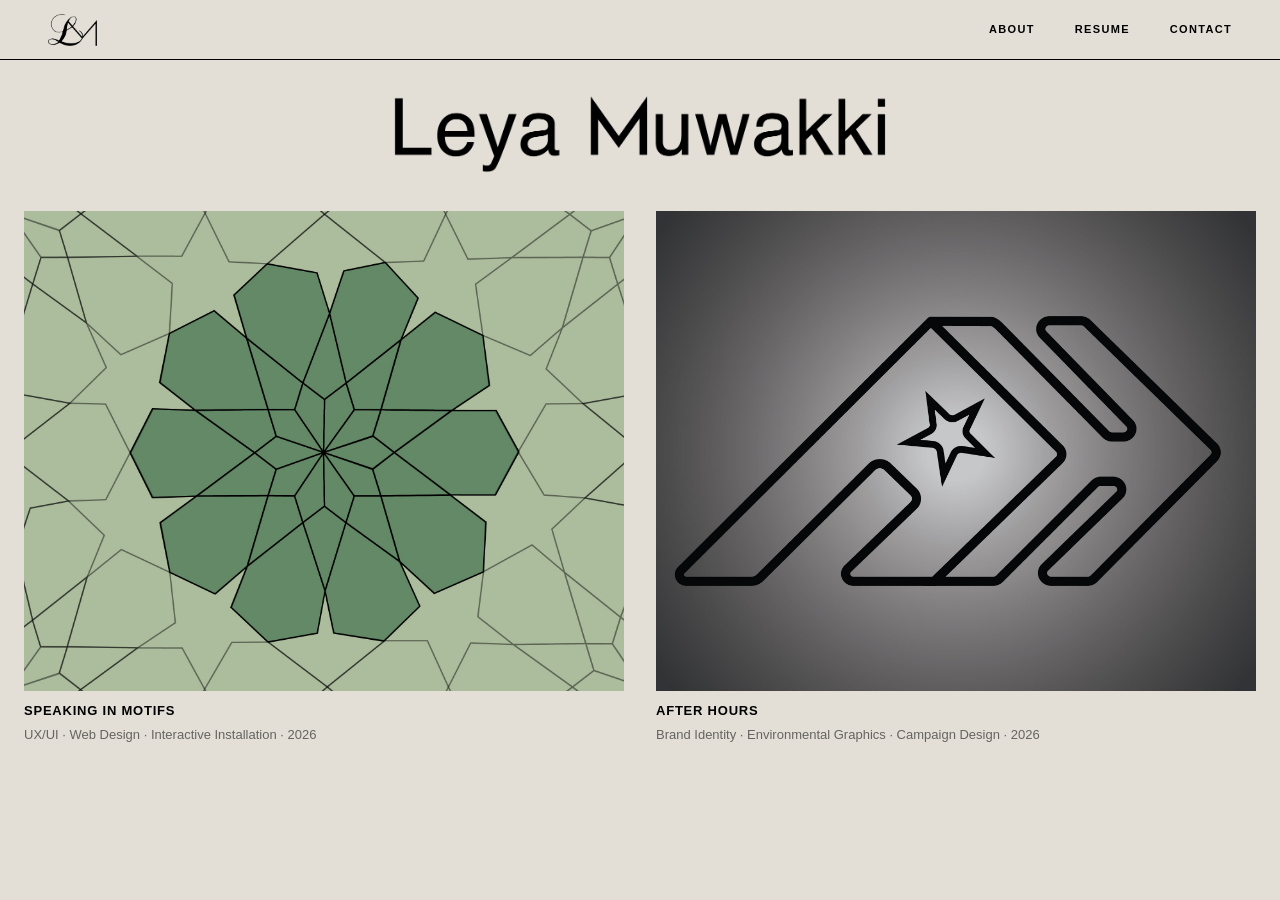
<file: index.html>
<!DOCTYPE html>
<html lang="en">
<head>
  <meta charset="UTF-8">
  <meta name="viewport" content="width=device-width, initial-scale=1.0">
  <title>Leya Muwakki</title>
  <link rel="icon" href="favicon.ico" type="image/x-icon">
  <link href="https://fonts.googleapis.com/css2?family=Lekton:ital,wght@0,400;0,700;1,400&family=Source+Code+Pro:ital,wght@0,200..900;1,200..900&display=swap" rel="stylesheet">
  <link rel="stylesheet" href="styles.css">
</head>
<body>
  <header>
    <div class="logo">
      <a href="index.html"><img src="logo.png" alt="Leya Muwakki"></a>
    </div>
    <nav>
      <a href="about.html">About</a>
      <a href="resume.html">Resume</a>
      <a href="contact.html">Contact</a>
    </nav>
  </header>

  <main>
    <div class="landing-container">
      <div class="landing-title">
        <img src="LOGOfullname.png" alt="Leya Muwakki">
      </div>
      <div class="projects-grid">

        <!-- HIDDEN — Stitched Stories (re-add card here to restore)
        <a class="project-card" href="stitched-stories.html">
          <div class="project-card-img">
            <img src="Stiched%20Stories/documentation_img/Screenshot%202025-03-05%20at%208.58.04%20AM.jpg" alt="Stitched Stories">
          </div>
          <div class="project-card-label">
            <h2>Stitched Stories</h2>
            <p>Website &middot; 2025</p>
          </div>
        </a>
        -->

        <!-- HIDDEN — Flyers (re-add card here to restore)
        <a class="project-card" href="flyers.html">
          <div class="project-card-img">
            <img src="Flyers/documentation_img/addcollage.jpg" alt="Flyers">
          </div>
          <div class="project-card-label">
            <h2>Flyers</h2>
            <p>Media Flyers &middot; 2024&ndash;2026</p>
          </div>
        </a>
        -->

        <a class="project-card" href="speaking-in-motifs.html">
          <div class="project-card-img">
            <img src="Speaking%20in%20Motifs/cover.jpg" alt="Speaking in Motifs">
          </div>
          <div class="project-card-label">
            <h2>Speaking in Motifs</h2>
            <p>UX/UI &middot; Web Design &middot; Interactive Installation &middot; 2026</p>
          </div>
        </a>

        <a class="project-card" href="after-hours.html">
          <div class="project-card-img">
            <img src="After%20Hours/ahcover.jpg" alt="After Hours">
          </div>
          <div class="project-card-label">
            <h2>After Hours</h2>
            <p>Brand Identity &middot; Environmental Graphics &middot; Campaign Design &middot; 2026</p>
          </div>
        </a>

      </div>
    </div>
  </main>

  <script src="script.js"></script>
</body>
</html>
</file>
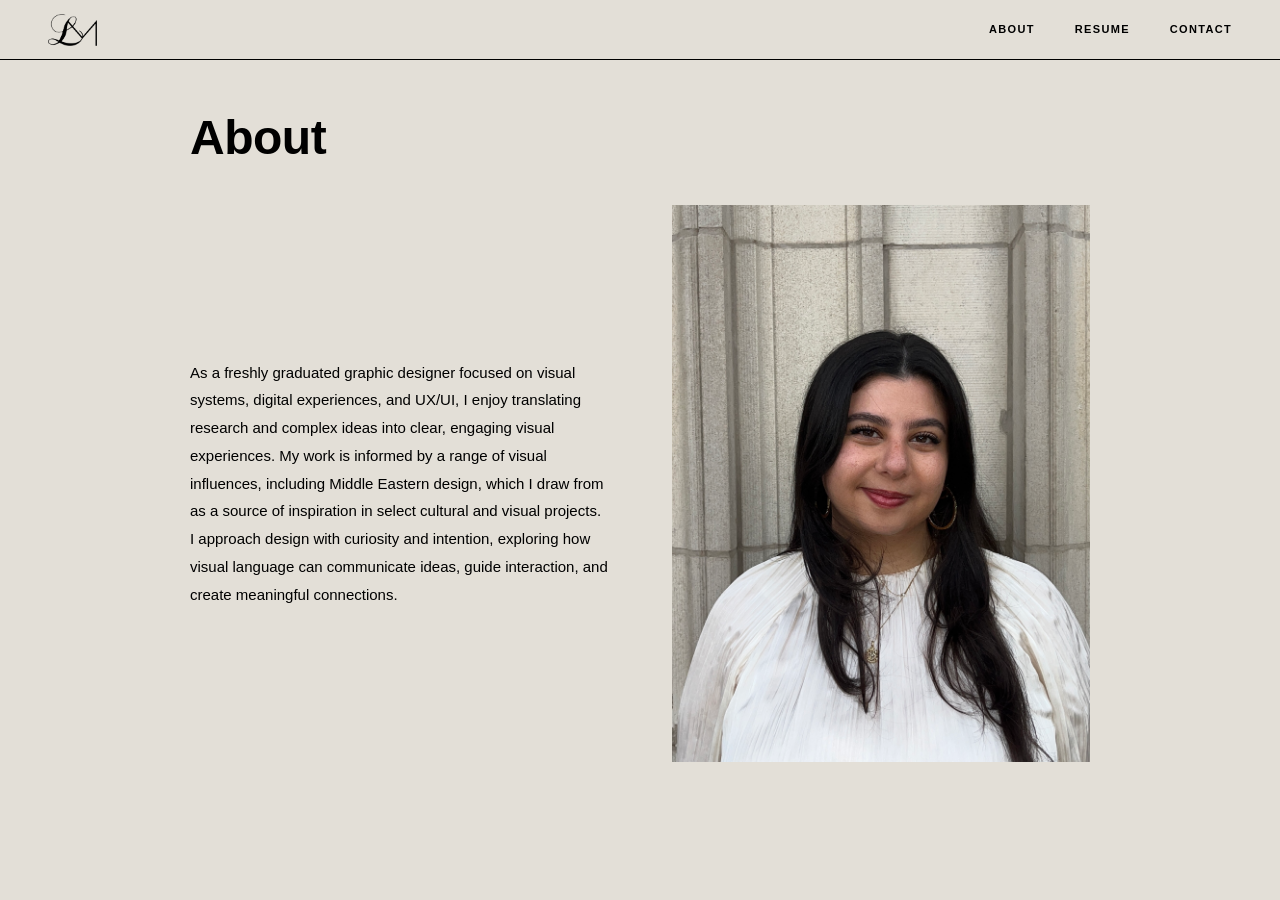
<file: about.html>
<!DOCTYPE html>
<html lang="en">
<head>
  <meta charset="UTF-8">
  <meta name="viewport" content="width=device-width, initial-scale=1.0">
  <title>About &mdash; Leya Muwakki</title>
  <link rel="icon" href="favicon.ico" type="image/x-icon">
  <link href="https://fonts.googleapis.com/css2?family=Lekton:ital,wght@0,400;0,700;1,400&family=Source+Code+Pro:ital,wght@0,200..900;1,200..900&display=swap" rel="stylesheet">
  <link rel="stylesheet" href="styles.css">
</head>
<body>
  <header>
    <div class="logo">
      <a href="index.html"><img src="logo.png" alt="Leya Muwakki"></a>
    </div>
    <nav>
      <a href="about.html">About</a>
      <a href="resume.html">Resume</a>
      <a href="contact.html">Contact</a>
    </nav>
  </header>

  <main>
    <div class="about-page">
      <h1>About</h1>
      <div class="about-body">
        <p>As a freshly graduated graphic designer focused on visual systems, digital experiences, and UX/UI, I enjoy translating research and complex ideas into clear, engaging visual experiences. My work is informed by a range of visual influences, including Middle Eastern design, which I draw from as a source of inspiration in select cultural and visual projects. I approach design with curiosity and intention, exploring how visual language can communicate ideas, guide interaction, and create meaningful connections.</p>
        <img class="about-headshot" src="headshot.JPG" alt="Leya Muwakki">
      </div>
    </div>
  </main>

  <script src="script.js"></script>
</body>
</html>
</file>
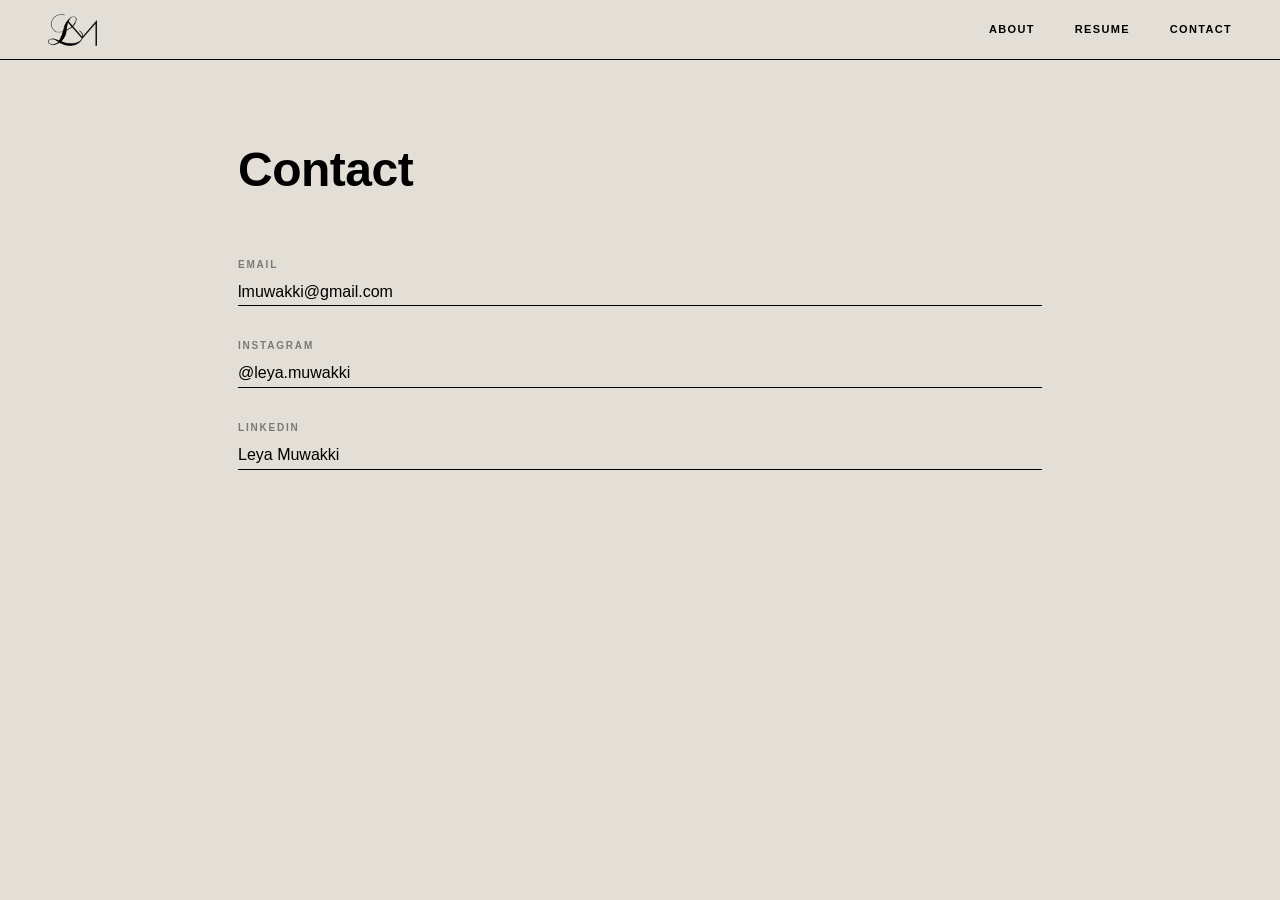
<file: contact.html>
<!DOCTYPE html>
<html lang="en">
<head>
  <meta charset="UTF-8">
  <meta name="viewport" content="width=device-width, initial-scale=1.0">
  <title>Contact &mdash; Leya Muwakki</title>
  <link rel="icon" href="favicon.ico" type="image/x-icon">
  <link href="https://fonts.googleapis.com/css2?family=Lekton:ital,wght@0,400;0,700;1,400&family=Source+Code+Pro:ital,wght@0,200..900;1,200..900&display=swap" rel="stylesheet">
  <link rel="stylesheet" href="styles.css">
</head>
<body>
  <header>
    <div class="logo">
      <a href="index.html"><img src="logo.png" alt="Leya Muwakki"></a>
    </div>
    <nav>
      <a href="about.html">About</a>
      <a href="resume.html">Resume</a>
      <a href="contact.html">Contact</a>
    </nav>
  </header>

  <main>
    <div class="simple-page">
      <h1>Contact</h1>
      <div class="contact-links">

        <div class="contact-link">
          <label>Email</label>
          <a href="mailto:lmuwakki@gmail.com">lmuwakki@gmail.com</a>
        </div>

        <div class="contact-link">
          <label>Instagram</label>
          <a href="https://www.instagram.com/leya.muwakki/" target="_blank" rel="noopener noreferrer">@leya.muwakki</a>
        </div>

        <div class="contact-link">
          <label>LinkedIn</label>
          <a href="http://www.linkedin.com/in/leya-muwakki" target="_blank" rel="noopener noreferrer">Leya Muwakki</a>
        </div>

      </div>
    </div>
  </main>

  <script src="script.js"></script>
</body>
</html>
</file>
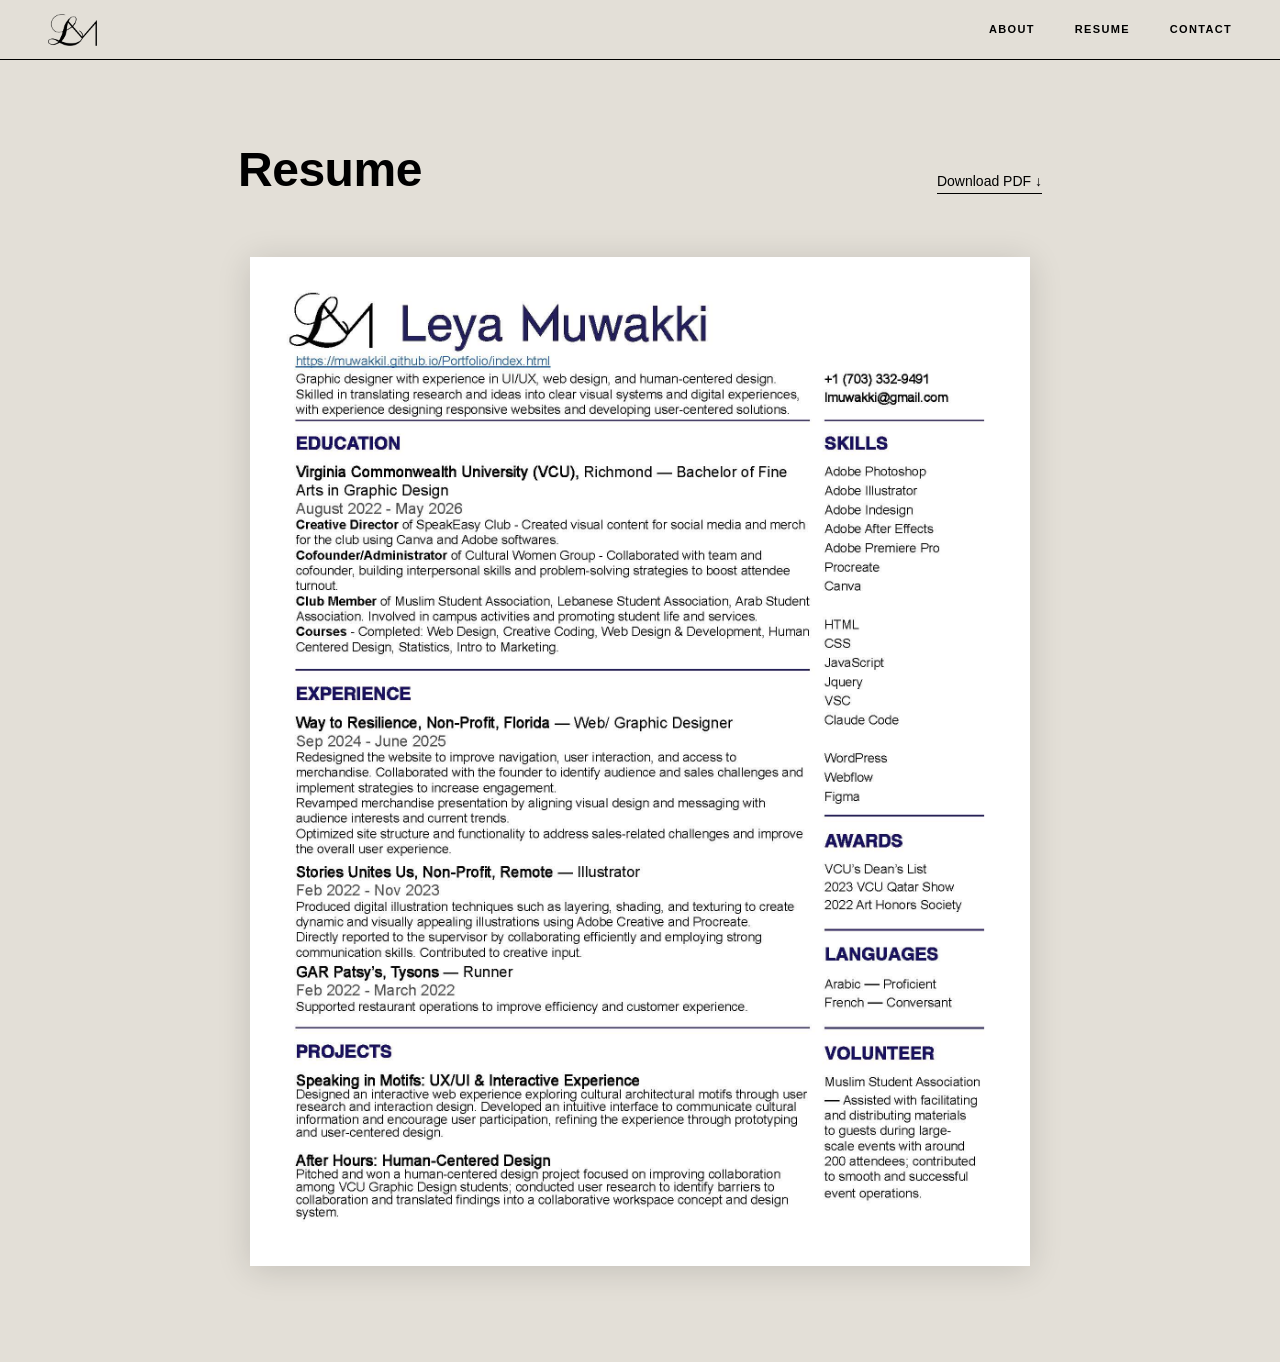
<file: resume.html>
<!DOCTYPE html>
<html lang="en">
<head>
  <meta charset="UTF-8">
  <meta name="viewport" content="width=device-width, initial-scale=1.0">
  <title>Resume &mdash; Leya Muwakki</title>
  <link rel="icon" href="favicon.ico" type="image/x-icon">
  <link href="https://fonts.googleapis.com/css2?family=Lekton:ital,wght@0,400;0,700;1,400&family=Source+Code+Pro:ital,wght@0,200..900;1,200..900&display=swap" rel="stylesheet">
  <link rel="stylesheet" href="styles.css">
</head>
<body>
  <header>
    <div class="logo">
      <a href="index.html"><img src="logo.png" alt="Leya Muwakki"></a>
    </div>
    <nav>
      <a href="about.html">About</a>
      <a href="resume.html">Resume</a>
      <a href="contact.html">Contact</a>
    </nav>
  </header>

  <main>
    <div class="resume-page">
      <div class="resume-header">
        <h1>Resume</h1>
        <a class="resume-download" href="Resume.Fall.26.pdf" download="Leya_Muwakki_Resume.pdf">Download PDF ↓</a>
      </div>
      <div class="resume-doc">
        <img src="Resume.Fall.26.jpg" alt="Leya Muwakki Resume">
      </div>
    </div>
  </main>

  <script src="script.js"></script>
</body>
</html>
</file>
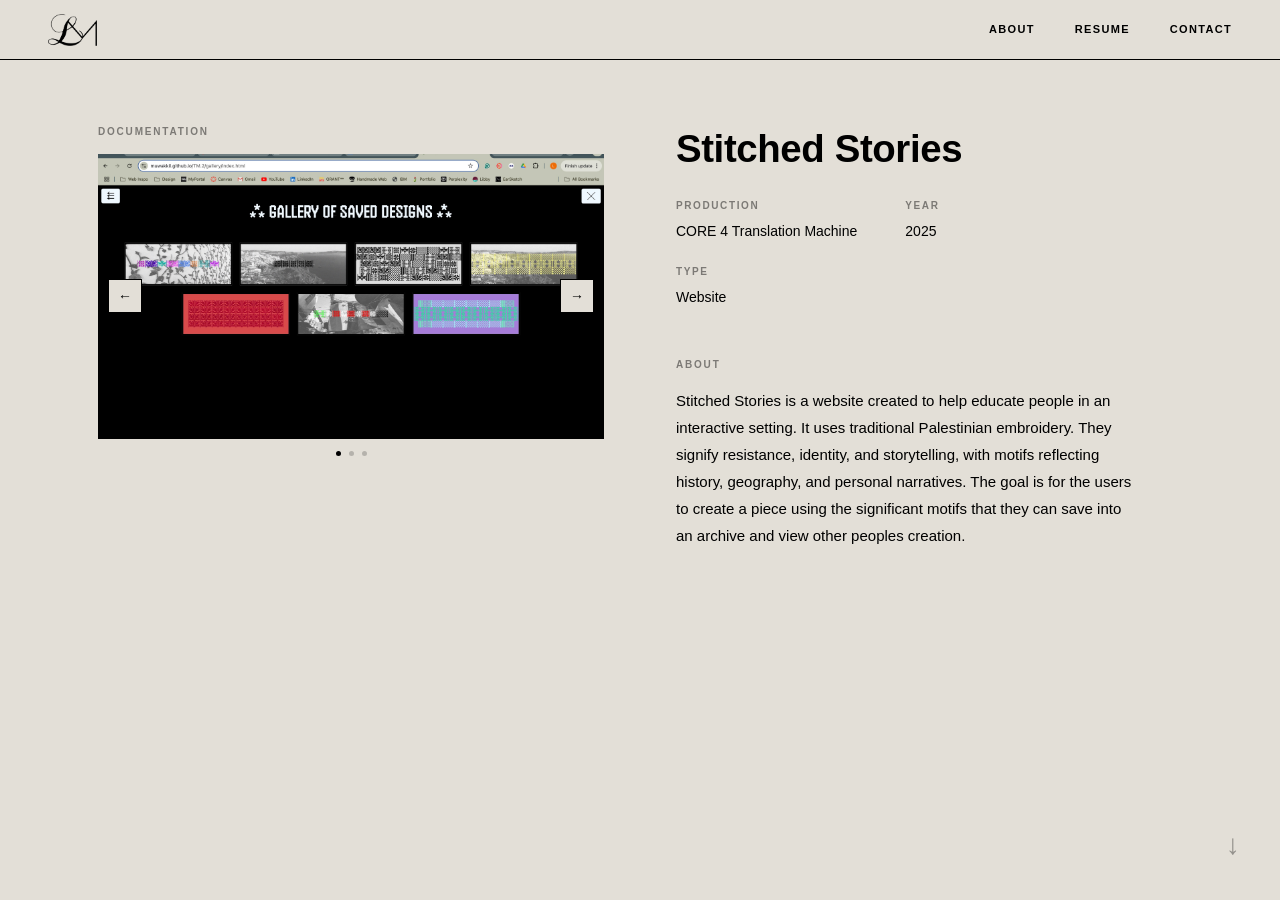
<file: stitched-stories.html>
<!DOCTYPE html>
<html lang="en">
<head>
  <meta charset="UTF-8">
  <meta name="viewport" content="width=device-width, initial-scale=1.0">
  <title>Stitched Stories &mdash; Leya Muwakki</title>
  <link rel="icon" href="favicon.ico" type="image/x-icon">
  <link href="https://fonts.googleapis.com/css2?family=Lekton:ital,wght@0,400;0,700;1,400&family=Source+Code+Pro:ital,wght@0,200..900;1,200..900&display=swap" rel="stylesheet">
  <link rel="stylesheet" href="styles.css">
</head>
<body>
  <header>
    <div class="logo">
      <a href="index.html"><img src="logo.png" alt="Leya Muwakki"></a>
    </div>
    <nav>
      <a href="about.html">About</a>
      <a href="resume.html">Resume</a>
      <a href="contact.html">Contact</a>
    </nav>
  </header>

  <main>
    <div class="project-page">

      <div class="project-left">
        <div class="carousel-section">
          <h3>Documentation</h3>
          <div class="carousel">
            <div class="carousel-track">
              <img src="Stiched%20Stories/documentation_img/Screenshot%202025-03-03%20at%209.57.30%20AM.jpg" alt="Documentation 1">
              <img src="Stiched%20Stories/documentation_img/Screenshot%202025-03-05%20at%208.58.04%20AM.jpg" alt="Documentation 2">
              <img src="Stiched%20Stories/documentation_img/Screenshot%202025-03-05%20at%209.05.51%20AM.jpg" alt="Documentation 3">
            </div>
            <button class="carousel-btn prev" aria-label="Previous">&#8592;</button>
            <button class="carousel-btn next" aria-label="Next">&#8594;</button>
          </div>
          <div class="carousel-dots"></div>
        </div>
      </div>

      <div class="project-right">
        <div class="project-meta">
          <h1>Stitched Stories</h1>
          <div class="meta-row">
            <div class="meta-item">
              <label>Production</label>
              <span>CORE 4 Translation Machine</span>
            </div>
            <div class="meta-item">
              <label>Year</label>
              <span>2025</span>
            </div>
          </div>
          <div class="meta-row">
            <div class="meta-item">
              <label>Type</label>
              <span>Website</span>
            </div>
          </div>
        </div>
        <div class="project-description">
          <h3>About</h3>
          <p>Stitched Stories is a website created to help educate people in an interactive setting. It uses traditional Palestinian embroidery. They signify resistance, identity, and storytelling, with motifs reflecting history, geography, and personal narratives. The goal is for the users to create a piece using the significant motifs that they can save into an archive and view other peoples creation.</p>
        </div>
      </div>

    </div>
  </main>

  <script src="script.js"></script>
</body>
</html>
</file>
<file: styles.css>
@import url('https://fonts.googleapis.com/css2?family=Lekton:ital,wght@0,400;0,700;1,400&family=Source+Code+Pro:ital,wght@0,200..900;1,200..900&display=swap');

*, *::before, *::after {
  box-sizing: border-box;
  margin: 0;
  padding: 0;
}

img {
  max-width: 100%;
  height: auto;
}

:root {
  --bg: #e3dfd7;
  --text: #000000;
  --header-height: 60px;
}

html {
  scroll-behavior: smooth;
  overflow-x: hidden;
}

body {
  background-color: var(--bg);
  color: var(--text);
  font-family: 'Helvetica Neue', Helvetica, Arial, sans-serif;
  font-size: 16px;
  line-height: 1.6;
  min-height: 100vh;
  opacity: 0;
  animation: fadeIn 0.5s ease forwards;
}

@keyframes fadeIn {
  to { opacity: 1; }
}

/* ─── HEADER ─── */

header {
  position: fixed;
  top: 0;
  left: 0;
  right: 0;
  height: var(--header-height);
  background-color: var(--bg);
  display: flex;
  align-items: center;
  justify-content: space-between;
  padding: 0 48px;
  z-index: 100;
  border-bottom: 1px solid var(--text);
}

.logo a {
  display: block;
  line-height: 0;
}

.logo img {
  height: 32px;
  width: auto;
  display: block;
  transition: transform 0.25s ease, filter 0.25s ease;
}

.logo a:hover img {
  transform: scale(1.12);
  filter: drop-shadow(0 0 6px rgba(0, 0, 0, 0.18));
}

nav {
  display: flex;
  gap: 40px;
  align-items: center;
}

nav a {
  font-family: 'Helvetica Neue', Helvetica, Arial, sans-serif;
  font-weight: 700;
  font-size: 11px;
  letter-spacing: 0.12em;
  text-transform: uppercase;
  color: var(--text);
  text-decoration: none;
  transition: opacity 0.2s ease;
  position: relative;
}

nav a::after {
  content: '';
  position: absolute;
  bottom: -2px;
  left: 0;
  width: 0;
  height: 1px;
  background: var(--text);
  transition: width 0.25s ease;
}

nav a:hover::after {
  width: 100%;
}

nav a:hover {
  opacity: 0.55;
}

/* ─── MAIN ─── */

main {
  padding-top: var(--header-height);
  min-height: 100vh;
}

/* ─── LANDING PAGE ─── */

.landing-container {
  height: calc(100vh - var(--header-height));
  display: flex;
  flex-direction: column;
  align-items: center;
  justify-content: flex-start;
  gap: 28px;
  padding: 20px 24px;
}

.landing-title img {
  max-width: 520px;
  width: 100%;
  display: block;
}

.projects-grid {
  display: grid;
  grid-template-columns: repeat(2, 1fr);
  gap: 16px 32px;
  max-width: 1300px;
  width: 100%;
}

.project-card {
  display: block;
  text-decoration: none;
  color: var(--text);
}

.project-card-img {
  width: 100%;
  aspect-ratio: 5 / 4;
  overflow: hidden;
  background-color: #c2c3b8;
}

.project-card-img img {
  width: 100%;
  height: 100%;
  object-fit: cover;
  display: block;
  transition: transform 0.5s ease, filter 0.5s ease;
}

.project-card:hover .project-card-img img {
  transform: scale(1.04);
  filter: brightness(0.88);
}

.project-card-label {
  margin-top: 10px;
}

.project-card-label h2 {
  font-family: 'Helvetica Neue', Helvetica, Arial, sans-serif;
  font-weight: 700;
  font-size: 13px;
  letter-spacing: 0.06em;
  text-transform: uppercase;
}

.project-card-label p {
  font-family: 'Helvetica Neue', Helvetica, Arial, sans-serif;
  font-size: 13px;
  opacity: 0.55;
  margin-top: 3px;
}

/* ─── PROJECT PAGE ─── */

.project-page {
  padding: 64px 48px 96px;
  display: grid;
  grid-template-columns: 1fr 1fr;
  gap: 72px;
  max-width: 1180px;
  margin: 0 auto;
}

.project-left {
  display: flex;
  flex-direction: column;
  gap: 52px;
}

.carousel-section > h3 {
  font-family: 'Helvetica Neue', Helvetica, Arial, sans-serif;
  font-weight: 700;
  font-size: 10px;
  letter-spacing: 0.18em;
  text-transform: uppercase;
  opacity: 0.45;
  margin-bottom: 14px;
}

/* ─── CAROUSEL ─── */

.carousel {
  position: relative;
  width: 100%;
  overflow: hidden;
  background: #c2c3b8;
}

.carousel-track {
  display: flex;
  transition: transform 0.45s cubic-bezier(0.4, 0, 0.2, 1);
}

.carousel-track img {
  width: 100%;
  flex-shrink: 0;
  aspect-ratio: 16 / 9;
  object-fit: cover;
  display: block;
}

.ah-section.ah-overview .carousel-track img {
  aspect-ratio: 3 / 4;
  height: unset;
}

.carousel-btn {
  position: absolute;
  top: 50%;
  transform: translateY(-50%);
  background: var(--bg);
  border: 1px solid var(--text);
  color: var(--text);
  width: 34px;
  height: 34px;
  display: flex;
  align-items: center;
  justify-content: center;
  cursor: pointer;
  font-size: 14px;
  z-index: 2;
  transition: background 0.2s ease, color 0.2s ease;
  line-height: 1;
}

.carousel-btn:hover {
  background: var(--text);
  color: var(--bg);
}

.carousel-btn.prev { left: 10px; }
.carousel-btn.next { right: 10px; }

.carousel-dots {
  display: flex;
  justify-content: center;
  gap: 8px;
  margin-top: 12px;
}

.carousel-dot {
  width: 5px;
  height: 5px;
  background: var(--text);
  opacity: 0.2;
  border-radius: 50%;
  cursor: pointer;
  transition: opacity 0.2s ease;
}

.carousel-dot.active {
  opacity: 1;
}

/* ─── PROJECT RIGHT ─── */

.project-right {
  padding-top: 4px;
}

.project-meta {
  margin-bottom: 48px;
}

.project-meta h1 {
  font-family: 'Helvetica Neue', Helvetica, Arial, sans-serif;
  font-weight: 700;
  font-size: clamp(26px, 3vw, 40px);
  line-height: 1.1;
  letter-spacing: -0.01em;
  margin-bottom: 28px;
}

.meta-row {
  display: flex;
  flex-wrap: wrap;
  gap: 20px 48px;
  margin-bottom: 20px;
}

.meta-item label {
  font-family: 'Helvetica Neue', Helvetica, Arial, sans-serif;
  font-weight: 700;
  font-size: 10px;
  letter-spacing: 0.16em;
  text-transform: uppercase;
  opacity: 0.45;
  display: block;
  margin-bottom: 4px;
}

.meta-item span {
  font-family: 'Helvetica Neue', Helvetica, Arial, sans-serif;
  font-size: 14px;
}

.project-link {
  font-family: 'Helvetica Neue', Helvetica, Arial, sans-serif;
  font-size: 14px;
  color: var(--text);
  text-decoration: none;
  border-bottom: 1px solid var(--text);
  padding-bottom: 1px;
  transition: opacity 0.2s ease;
}

.project-link:hover {
  opacity: 0.45;
}

.project-description h3 {
  font-family: 'Helvetica Neue', Helvetica, Arial, sans-serif;
  font-weight: 700;
  font-size: 10px;
  letter-spacing: 0.18em;
  text-transform: uppercase;
  opacity: 0.45;
  margin-bottom: 14px;
}

.project-description p {
  font-family: 'Helvetica Neue', Helvetica, Arial, sans-serif;
  font-size: 15px;
  line-height: 1.8;
  max-width: 460px;
}

/* ─── SIMPLE PAGES (About, Resume, Contact) ─── */

.simple-page {
  padding: 72px 48px 96px;
  max-width: 900px;
  margin: 0 auto;
}

.simple-page h1 {
  font-family: 'Helvetica Neue', Helvetica, Arial, sans-serif;
  font-weight: 700;
  font-size: clamp(28px, 4vw, 48px);
  letter-spacing: -0.01em;
  margin-bottom: 48px;
}

.simple-page p {
  font-family: 'Helvetica Neue', Helvetica, Arial, sans-serif;
  font-size: 15px;
  line-height: 1.85;
  margin-bottom: 20px;
}

/* ─── ABOUT ─── */

.about-page {
  padding: 40px 64px 40px;
  width: 100%;
}

.about-page h1 {
  font-family: 'Helvetica Neue', Helvetica, Arial, sans-serif;
  font-weight: 700;
  font-size: clamp(28px, 4vw, 48px);
  letter-spacing: -0.01em;
  margin-bottom: 28px;
  max-width: 900px;
  margin-left: auto;
  margin-right: auto;
}

.about-body {
  display: grid;
  grid-template-columns: 1fr 1fr;
  gap: 64px;
  align-items: center;
  max-width: 900px;
  margin: 0 auto;
}

.about-headshot {
  width: 100%;
  max-height: calc(100vh - var(--header-height) - 140px);
  aspect-ratio: 3 / 4;
  object-fit: cover;
  object-position: top;
  display: block;
}

.about-body p {
  font-family: 'Helvetica Neue', Helvetica, Arial, sans-serif;
  font-size: 15px;
  line-height: 1.85;
}

@media (max-width: 640px) {
  .about-page {
    padding: 48px 24px 72px;
  }

  .about-body {
    grid-template-columns: 1fr;
    gap: 32px;
  }

  .about-headshot {
    max-width: 240px;
  }
}

/* ─── CONTACT ─── */

.contact-links {
  display: flex;
  flex-direction: column;
  gap: 32px;
}

.contact-link {
  display: flex;
  flex-direction: column;
  gap: 6px;
}

.contact-link label {
  font-family: 'Helvetica Neue', Helvetica, Arial, sans-serif;
  font-weight: 700;
  font-size: 10px;
  letter-spacing: 0.18em;
  text-transform: uppercase;
  opacity: 0.45;
}

.contact-link a,
.contact-link span {
  font-family: 'Helvetica Neue', Helvetica, Arial, sans-serif;
  font-size: 16px;
  color: var(--text);
  text-decoration: none;
  display: inline-block;
  transition: opacity 0.2s ease;
}

.contact-link a {
  border-bottom: 1px solid var(--text);
  padding-bottom: 1px;
}

.contact-link a:hover {
  opacity: 0.45;
}

/* ─── RESUME PAGE ─── */

.resume-page {
  padding: 72px 48px 96px;
  max-width: 900px;
  margin: 0 auto;
}

.resume-header {
  display: flex;
  align-items: baseline;
  justify-content: space-between;
  margin-bottom: 48px;
}

.resume-page h1 {
  font-family: 'Helvetica Neue', Helvetica, Arial, sans-serif;
  font-weight: 700;
  font-size: clamp(28px, 4vw, 48px);
  letter-spacing: -0.01em;
  margin-bottom: 0;
}

.resume-download {
  font-family: 'Helvetica Neue', Helvetica, Arial, sans-serif;
  font-size: 14px;
  color: var(--text);
  text-decoration: none;
  border-bottom: 1px solid var(--text);
  padding-bottom: 1px;
  transition: opacity 0.2s ease;
}

.resume-download:hover {
  opacity: 0.45;
}

/* ─── RESUME ─── */

.resume-doc {
  max-width: 780px;
  margin: 0 auto;
  box-shadow: 0 4px 32px rgba(0, 0, 0, 0.14);
}

.resume-doc img {
  width: 100%;
  display: block;
  image-rendering: high-quality;
}

/* ─── IMAGE PLACEHOLDER ─── */

.img-placeholder {
  width: 100%;
  aspect-ratio: 4 / 3;
  background-color: #c2c3b8;
  display: block;
}

/* ─── SCROLL HINT ─── */

.scroll-hint {
  position: fixed;
  bottom: 32px;
  right: 40px;
  font-family: 'Helvetica Neue', Helvetica, Arial, sans-serif;
  font-size: 28px;
  color: var(--text);
  opacity: 0.35;
  pointer-events: none;
}

.scroll-hint.bounce-down {
  animation: scrollBounceDown 3.2s ease-in-out infinite;
}

.scroll-hint.bounce-up {
  animation: scrollBounceUp 3.2s ease-in-out infinite;
}

@keyframes scrollBounceDown {
  0%, 100% { transform: translateY(0); opacity: 0.35; }
  50% { transform: translateY(6px); opacity: 1; }
}

@keyframes scrollBounceUp {
  0%, 100% { transform: translateY(0); opacity: 0.35; }
  50% { transform: translateY(-6px); opacity: 1; }
}

.scroll-hint.double-bounce-down {
  animation: scrollDoubleBounceDown 6.4s ease-in-out;
}

.scroll-hint.double-bounce-up {
  animation: scrollDoubleBounceUp 6.4s ease-in-out;
}

@keyframes scrollDoubleBounceDown {
  0%   { transform: translateY(0); opacity: 0.35; }
  20%  { transform: translateY(8px); opacity: 1; }
  40%  { transform: translateY(0); opacity: 0.35; }
  60%  { transform: translateY(8px); opacity: 1; }
  80%  { transform: translateY(0); opacity: 0.35; }
  100% { transform: translateY(0); opacity: 0.35; }
}

@keyframes scrollDoubleBounceUp {
  0%   { transform: translateY(0); opacity: 0.35; }
  20%  { transform: translateY(-8px); opacity: 1; }
  40%  { transform: translateY(0); opacity: 0.35; }
  60%  { transform: translateY(-8px); opacity: 1; }
  80%  { transform: translateY(0); opacity: 0.35; }
  100% { transform: translateY(0); opacity: 0.35; }
}

/* ─── SPEAKING IN MOTIFS FULL-WIDTH LAYOUT ─── */

.sim-page {
  width: 100%;
  padding-bottom: 96px;
}

.sim-section {
  width: 100%;
  border-bottom: 1px solid rgba(0, 0, 0, 0.12);
}

.sim-section:last-child {
  border-bottom: none;
}

.sim-overview {
  display: grid;
  grid-template-columns: 1fr 1fr;
  gap: 64px;
  padding: 64px 48px;
  align-items: start;
}

.sim-overview .sim-text {
  padding: 0;
  max-width: none;
}

@media (max-width: 900px) {
  .sim-overview {
    grid-template-columns: 1fr;
    gap: 32px;
    padding: 48px 32px;
  }
}

@media (max-width: 640px) {
  .sim-overview {
    padding: 40px 20px;
  }
}

.sim-text {
  padding: 64px 48px 40px;
  max-width: 760px;
}

.sim-images {
  width: 100%;
  overflow: hidden;
}

.sim-images img {
  width: 100%;
  height: auto;
  display: block;
  max-width: none;
}

.sim-images img + img {
  margin-top: 3px;
}

.sim-bonus {
  border-top: 1px solid rgba(0, 0, 0, 0.12);
}

.sim-bonus summary {
  padding: 18px 48px;
  font-family: 'Helvetica Neue', Helvetica, Arial, sans-serif;
  font-size: 13px;
  font-weight: 700;
  letter-spacing: 0.06em;
  cursor: pointer;
  list-style: none;
  user-select: none;
  transition: opacity 0.2s ease;
}

.sim-bonus summary::-webkit-details-marker {
  display: none;
}

.sim-bonus summary:hover {
  opacity: 0.5;
}

.sim-bonus img {
  display: block;
  width: calc(100% - clamp(0px, 15vw, 240px));
  height: auto;
  max-width: none;
  margin: 0 auto;
}

@media (max-width: 640px) {
  .sim-bonus summary {
    padding: 16px 20px;
  }
}

@media (max-width: 900px) {
  .sim-text {
    padding: 48px 32px 32px;
  }
}

@media (max-width: 640px) {
  .sim-text {
    padding: 40px 20px 28px;
  }
}

/* ─── AFTER HOURS STACKED LAYOUT ─── */

.ah-page {
  padding: 64px 48px 96px;
  max-width: 1180px;
  margin: 0 auto;
}

.ah-section {
  display: grid;
  grid-template-columns: 1.35fr 1fr;
  gap: 72px;
  padding-bottom: 80px;
  margin-bottom: 80px;
  border-bottom: 1px solid rgba(0, 0, 0, 0.12);
}

.ah-section:last-child {
  border-bottom: none;
  padding-bottom: 0;
  margin-bottom: 0;
}

.ah-col-image img {
  width: 100%;
  aspect-ratio: 16 / 9;
  object-fit: cover;
  display: block;
}

.ah-section.ah-overview .ah-col-image img {
  aspect-ratio: 3 / 4;
  max-height: unset;
}

.ah-col-text {
  padding-top: 4px;
}

.ah-section-num {
  font-family: 'Helvetica Neue', Helvetica, Arial, sans-serif;
  font-weight: 700;
  font-size: 10px;
  letter-spacing: 0.18em;
  opacity: 0.45;
  display: block;
  margin-bottom: 10px;
}

.ah-section-title {
  font-family: 'Helvetica Neue', Helvetica, Arial, sans-serif;
  font-weight: 700;
  font-size: clamp(17px, 1.8vw, 22px);
  letter-spacing: -0.01em;
  line-height: 1.2;
  margin-bottom: 28px;
}

.ah-body p {
  font-family: 'Helvetica Neue', Helvetica, Arial, sans-serif;
  font-size: 15px;
  line-height: 1.8;
  margin-bottom: 12px;
}

.ah-body p:last-child {
  margin-bottom: 0;
}

.ah-body ul {
  font-family: 'Helvetica Neue', Helvetica, Arial, sans-serif;
  font-size: 15px;
  line-height: 1.8;
  padding-left: 18px;
  margin-bottom: 12px;
}

@media (max-width: 900px) {
  .ah-page {
    padding: 48px 32px 72px;
  }

  .ah-section {
    grid-template-columns: 1fr;
    gap: 36px;
    padding-bottom: 56px;
    margin-bottom: 56px;
  }
}

@media (max-width: 640px) {
  .ah-page {
    padding: 40px 24px 64px;
  }
}

/* ─── RESPONSIVE ─── */

@media (max-width: 900px) {
  .project-page {
    grid-template-columns: 1fr;
    gap: 48px;
    padding: 48px 32px 72px;
  }
}

@media (max-width: 640px) {
  header {
    padding: 0 24px;
  }

  nav {
    gap: 20px;
  }

  .landing-container {
    height: auto;
    padding: 40px 24px 56px;
    align-items: flex-start;
  }

  .projects-grid {
    grid-template-columns: 1fr;
    gap: 36px;
  }

  .project-card-img {
    height: 56vw;
  }

  .project-page {
    padding: 40px 24px 64px;
  }

  .simple-page {
    padding: 48px 24px 72px;
  }

  .meta-row {
    gap: 28px;
  }
}
</file>
